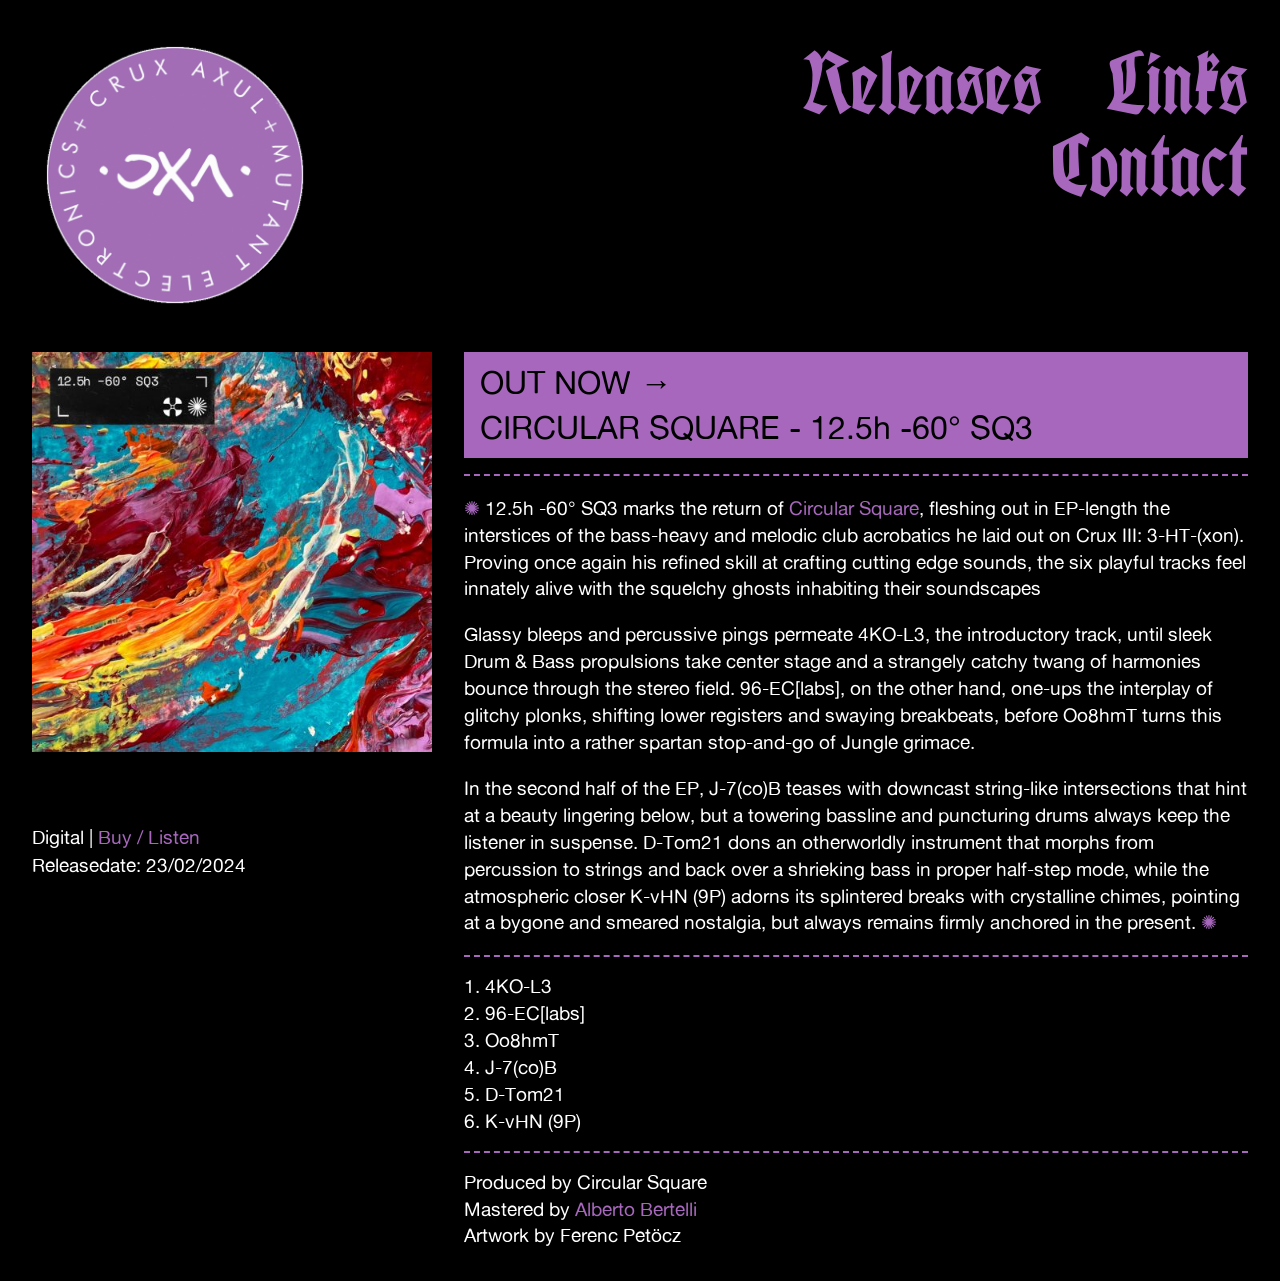
<file: index.html>
<!--

 ______     ______     __  __     __  __        ______     __  __     __  __     __
/\  ___\   /\  == \   /\ \/\ \   /\_\_\_\      /\  __ \   /\_\_\_\   /\ \/\ \   /\ \
\ \ \____  \ \  __<   \ \ \_\ \  \/_/\_\/_     \ \  __ \  \/_/\_\/_  \ \ \_\ \  \ \ \____
 \ \_____\  \ \_\ \_\  \ \_____\   /\_\/\_\     \ \_\ \_\   /\_\/\_\  \ \_____\  \ \_____\
  \/_____/   \/_/ /_/   \/_____/   \/_/\/_/      \/_/\/_/   \/_/\/_/   \/_____/   \/_____/

-->
<!-- V2 -->
<!DOCTYPE html>
<html lang="en">
  <head>
    <meta charset="utf-8" />
    <meta name="viewport" content="width=device-width, initial-scale=1" />
    <meta name="description" content="Mutant Electronics - Est. 2017." />
    <meta http-equiv="X-UA-Compatible" content="IE=edge,chrome=1" />
    <title>Crux Axul</title>
    <link rel="stylesheet" type="text/css" href="styles.css" />
    <link rel="shortcut icon" href="./img/favicon/favicon.ico" />
    <link
      rel="apple-touch-icon"
      sizes="57x57"
      href="./img/favicon/apple-icon-57x57.png"
    />
    <link
      rel="apple-touch-icon"
      sizes="60x60"
      href="./img/favicon/apple-icon-60x60.png"
    />
    <link
      rel="apple-touch-icon"
      sizes="72x72"
      href="./img/favicon/apple-icon-72x72.png"
    />
    <link
      rel="apple-touch-icon"
      sizes="76x76"
      href="./img/favicon/apple-icon-76x76.png"
    />
    <link
      rel="apple-touch-icon"
      sizes="114x114"
      href="./img/favicon/apple-icon-114x114.png"
    />
    <link
      rel="apple-touch-icon"
      sizes="120x120"
      href="./img/favicon/apple-icon-120x120.png"
    />
    <link
      rel="apple-touch-icon"
      sizes="144x144"
      href="./img/favicon/apple-icon-144x144.png"
    />
    <link
      rel="apple-touch-icon"
      sizes="152x152"
      href="./img/favicon/apple-icon-152x152.png"
    />
    <link
      rel="apple-touch-icon"
      sizes="180x180"
      href="./img/favicon/apple-icon-180x180.png"
    />
    <link
      rel="icon"
      type="image/png"
      sizes="192x192"
      href="./img/favicon/android-icon-192x192.png"
    />
    <link
      rel="icon"
      type="image/png"
      sizes="32x32"
      href="./img/favicon/favicon-32x32.png"
    />
    <link
      rel="icon"
      type="image/png"
      sizes="96x96"
      href="./img/favicon/favicon-96x96.png"
    />
    <link
      rel="icon"
      type="image/png"
      sizes="16x16"
      href="./img/favicon/favicon-16x16.png"
    />
    <link rel="manifest" href="./img/favicon/manifest.json" />
    <meta name="msapplication-TileColor" content="#dfb443" />
    <meta
      name="msapplication-TileImage"
      content="./img/favicon/ms-icon-144x144.png"
    />
    <meta name="theme-color" content="#ffffff" />
  </head>

  <body>
    <header id="header_content">
      <a href="/" id="header_logo">
        <img src="./img/CXASticker2023trans.png" alt="Crux Axul Circle Logo" class="cxa-circle-logo" />
      </a>
      <nav id="header_menu">
        <ul>
          <li>
            <a
              href="javascript:void(0)"
              rel="noreferrer noopener"
              target="_self"
              id="releases"
              >Releases</a
            >
          </li>
          <li>
            <a
              href="javascript:void(0)"
              rel="noreferrer noopener"
              target="_self"
              id="links"
              >Links</a
            >
          </li>
          <li>
            <a
              href="mailto:cruxaxulrec@gmail.com"
              rel="noreferrer noopener"
              target="_self"
              >Contact</a
            >
          </li>
        </ul>
      </nav>
    </header>
    <div id="content">
      <div id="content_home">
        <div id="content_home_left">
          <div id="content_home_left_cover">
            <a
              href="https://cruxaxul.bandcamp.com/album/125h-60-sq3"
              rel="noreferrer noopener"
              target="_blank"
            >
              <img
                src="./img/CXA010_thumb.jpg"
                alt=" Circular Square - 12​.​5h -60° SQ3"
                class="content_home_img"
              />
            </a>
          </div>
          <div>
            <iframe style="border: 0; width: 100%; height: 42px;" src="https://bandcamp.com/EmbeddedPlayer/album=3471839829/size=small/bgcol=333333/linkcol=9a64ff/transparent=true/" seamless><a href="https://cruxaxul.bandcamp.com/album/125h-60-sq3">12.5h -60° SQ3 by Circular Square</a></iframe>
          </div>
          <div id="content_home_left_credits">
            Digital |
            <a
              href="https://cruxaxul.bandcamp.com/album/125h-60-sq3"
              rel="noreferrer noopener"
              target="_blank"
              >Buy / Listen</a
            ><br />
            <div class="release-date">Releasedate: 23/02/2024</div>
          </div>
        </div>
        <div id="content_home_right">
          <a
            href="https://cruxaxul.bandcamp.com/album/125h-60-sq3"
            rel="noreferrer noopener"
            target="_blank"
          >
            <div class="content_home_right_section out-now">
              OUT NOW → <br>CIRCULAR SQUARE - 12​.​5h -60° SQ3
            </div></a
          >
          <hr class="hrr" />
          <div class="content_home_right_section">
            <p>
              <p>
              <span class="stars">✺</span>
              12​.​5h -60° SQ3 marks the return of <a href="https://linktr.ee/circular_square" rel="noreferrer noopener" target="_blank">Circular Square</a>, fleshing out in EP-length the interstices of the bass-heavy and melodic club acrobatics he laid out on Crux III: 3​-​HT​-​(​xon). Proving once again his refined skill at crafting cutting edge sounds, the six playful tracks feel innately alive with the squelchy ghosts inhabiting their soundscapes</p>
              <p>Glassy bleeps and percussive pings permeate 4KO-L3, the introductory track, until sleek Drum & Bass propulsions take center stage and a strangely catchy twang of harmonies bounce through the stereo field. 96-EC[labs], on the other hand, one-ups the interplay of glitchy plonks, shifting lower registers and swaying breakbeats, before Oo8hmT turns this formula into a rather spartan stop-and-go of Jungle grimace. </p>
              <p>In the second half of the EP, J-7(co)B teases with downcast string-like intersections that hint at a beauty lingering below, but a towering bassline and puncturing drums always keep the listener in suspense. D-Tom21 dons an otherworldly instrument that morphs from percussion to strings and back over a shrieking bass in proper half-step mode, while the atmospheric closer K-vHN (9P) adorns its splintered breaks with crystalline chimes, pointing at a bygone and smeared nostalgia, but always remains firmly anchored in the present.
              <span class="stars">✺</span></p>
            </p>
          </div>
          <hr class="hrr" />
          <div class="content_home_right_section">
            1. 4KO-L3<br>
            2. 96-EC[labs]<br>
            3. Oo8hmT<br>
            4. J-7(co)B<br>
            5. D-Tom21<br>
            6. K-vHN (9P)<br>
          </div>
          <hr class="hrr" />
          <div class="content_home_right_section">
            Produced by Circular Square<br />
            Mastered by
            <a
              href="https://www.holysimilaun.com/"
              target="_blank"
              rel="noreferrer noopener"
              >Alberto Bertelli</a
            ><br />
            Artwork by Ferenc Petöcz
          </div>
        </div>
      </div>
      <div id="content_releases">
        <div class="content_releases_card">
          <a
            href="https://cruxaxul.bandcamp.com/album/fever-bells"
            rel="noreferrer noopener"
            target="_blank"
            ><img src="./img/CXA001_thumb.jpg" /><div>Lymbs -
            Fever Bells</div><div class="content_releases_card_cat">→ CXA001</div></a
          >
        </div>
        <div class="content_releases_card">
          <a
            href="https://cruxaxul.bandcamp.com/album/new-anxieties"
            rel="noreferrer noopener"
            target="_blank"
            ><img src="./img/CXA002_thumb.jpg" /><div>VA - New
            Anxieties</div><div class="content_releases_card_cat">→ CXA002</div></a
          >
        </div>
        <div class="content_releases_card">
          <a
            href="https://cruxaxul.bandcamp.com/album/among-nights-feral-laws"
            rel="noreferrer noopener"
            target="_blank"
            ><img src="./img/CXA003_thumb.jpg" /><div>Sankt &
            Lymbs - Among Nights / Feral Laws</div><div class="content_releases_card_cat">→ CXA003</div></a
          >
        </div>
        <div class="content_releases_card">
          <a
            href="https://cruxaxul.bandcamp.com/album/teal-tear"
            rel="noreferrer noopener"
            target="_blank"
            ><img src="./img/CXA004_thumb.jpeg" /><div>Opalglas -
            Teal / Tear</div><div class="content_releases_card_cat">→ CXA004</div></a
          >
        </div>
        <div class="content_releases_card">
          <a
            href="https://cruxaxul.bandcamp.com/album/inganical"
            rel="noreferrer noopener"
            target="_blank"
            ><img src="./img/CXA005_thumb.jpeg" /><div>Sankt -
            Inganical</div><div class="content_releases_card_cat">→ CXA005</div></a
          >
        </div>
        <div class="content_releases_card">
          <a
            href="https://cruxaxul.bandcamp.com/album/crux-i-terminal-beaches"
            rel="noreferrer noopener"
            target="_blank"
            ><img src="./img/CXA006_thumb.jpg" /><div>Lymbs - Crux I: Terminal Beaches</div><div class="content_releases_card_cat">→ CXA006</div></a
          >
        </div>
        <div class="content_releases_card">
          <a
            href="https://cruxaxul.bandcamp.com/album/crux-ii-angles-morts"
            rel="noreferrer noopener"
            target="_blank"
            ><img src="./img/CXA007_thumb.jpg" /><div>Sankt - Crux II: Angles Morts</div><div class="content_releases_card_cat">→ CXA007</div></a
          >
        </div>
        <div class="content_releases_card">
          <a
            href="https://cruxaxul.bandcamp.com/album/crux-iii-3-ht-xons"
            rel="noreferrer noopener"
            target="_blank"
            ><img src="./img/CXA008_thumb.jpg" /><div>Circular Square - Crux III: 3​-​HT​-​(​xon) </div><div class="content_releases_card_cat">→ CXA008</div></a
          >
        </div>
        <div class="content_releases_card">
          <a
            href="https://cruxaxul.bandcamp.com/album/crux-iv-odd-arches"
            rel="noreferrer noopener"
            target="_blank"
            ><img src="./img/CXA009_thumb.jpg" /><div>Fels - Crux IV: Odd Arches</div><div class="content_releases_card_cat">→ CXA009</div></a
          >
        </div>
        <div class="content_releases_card">
          <a
            href="https://cruxaxul.bandcamp.com/album/125h-60-sq3"
            rel="noreferrer noopener"
            target="_blank"
            ><img src="./img/CXA010_thumb.jpg" /><div>Circular Square - 12​.​5h -60° SQ3</div><div class="content_releases_card_cat">→ CXA010</div></a
          >
        </div>
      </div>
      <div id="content_links">
        <div id="interview">
          <a
            href="http://www.fluxwebzine.it/en/interview-with-sankt-and-lymbs/"
            rel="noreferrer noopener"
            target="_blank"
            >Label Interview</a
          >
        </div>
        <hr class="hrr_releases" />
        <div id="links">
            <div class="links_link">
          <a
            href="https://cruxaxul.bandcamp.com/"
            rel="noreferrer noopener"
            target="_blank"
            >Buy Tapes & Digital &nbsp;</a
          ></div>
          <div class="links_link">
          <a
            href="https://www.facebook.com/CruxAxulRec"
            rel="noreferrer noopener"
            target="_blank"
            >Facebook &nbsp;</a
          ></div><div class="links_link">
          <a
            href="https://soundcloud.com/cruxaxul"
            rel="noreferrer noopener"
            target="_blank"
            >Soundcloud &nbsp;</a
          ></div><div class="links_link">
          <a
            href="https://www.instagram.com/crux.axul/"
            rel="noreferrer noopener"
            target="_blank"
            >Instagram &nbsp;</a
          ></div><div class="links_link">
          <a
            href="https://www.mixcloud.com/cruxaxul/"
            rel="noreferrer noopener"
            target="_blank"
            >Mixes & Radio Shows &nbsp;</a
          ></div><div class="links_link">
          <a
            href="https://www.youtube.com/channel/UCcKD1XMRMXVhO5wL29qiE4A"
            rel="noreferrer noopener"
            target="_blank"
            >Youtube &nbsp;</a
          >
        </div>
      </div>
    </div>
    <script src="script.js" charset="utf-8"></script>
  </body>
</html>
</file>
<file: styles.css>
:root {
  --main-color: #a767bd;
  --sec-color: #ffffff;
}

* {
  box-sizing: border-box;
  -webkit-font-smoothing: antialiased;
  -moz-osx-font-smoothing: grayscale;
}

@font-face {
  font-family: "UnifrakturCook-Bold-Terrible";
  src: url("./fonts/UnifrakturCook-Bold-Terrible.otf") format("opentype");
}

@font-face {
  font-family: "Futur2";
  src: url("./fonts/futur2.otf") format("opentype");
}

@font-face {
  font-family: "AlteHaasGroteskBold";
  src: url("./fonts/AlteHaasGroteskBold.ttf") format("opentype");
}

@font-face {
  font-family: "AlteHaasGroteskRegular";
  src: url("./fonts/AlteHaasGroteskRegular.ttf") format("truetype");
}

body {
  /* background-image: url("./img/cxa005-grain.jpg");
  background-size: cover;
  background-repeat: no-repeat;
  background-attachment: fixed; */
  background-color: black;
  color: var(--sec-color);
  font-size: 10px;
  margin: 0;
}

nav {
  font-family: "UnifrakturCook-Bold-Terrible", Helvetica, Arial, serif;
  font-size: calc(1rem + 2vmin);
  margin-top: 2.5rem;
}
nav > ul {
  list-style: none;
}

#header_content {
  display: flex;
  justify-content: space-between;
}
#header_logo {
  height: auto;
  width: 30.7rem;
  display: block;
  position: relative;
  padding: 2.5rem;
}

#header_menu ul {
  display: flex;
  flex-direction: row;
  flex-wrap: wrap;
  justify-content: flex-end;
  position: relative;
}
#header_menu ul li a,
#header_menu ul li a:link,
#header_menu ul li a:visited,
#header_menu ul li a:active {
  display: inline-block;
  outline: none;
  position: relative;
  width: auto;
  margin-bottom: 2rem;
}
#header_menu ul li a::before,
#header_menu ul li a:link::before,
#header_menu ul li a:visited::before,
#header_menu ul li a:active::before {
  background-color: var(--sec-color);
  bottom: 75%;
  content: "";
  display: block;
  height: 0.4rem;
  left: 50%;
  opacity: 0;
  position: absolute;
  -webkit-transform: translateX(-50%);
  -ms-transform: translateX(-50%);
  transform: translateX(-50%);
  -webkit-transition: opacity 0.3s ease, width 0.3s ease;
  -moz-transition: opacity 0.3s ease, width 0.3s ease;
  -o-transition: opacity 0.3s ease, width 0.3s ease;
  transition: opacity 0.3s ease, width 0.3s ease;
  width: 0;
}
#header_menu ul li {
  display: block;
  margin: 0.5rem 2rem;
  text-align: center;
}

a {
  color: var(--main-color);
  -o-transition: color 0.3s ease-out, background 1s ease-in;
  -ms-transition: color 0.3s ease-out, background 1s ease-in;
  -moz-transition: color 0.3s ease-out, background 1s ease-in;
  -webkit-transition: color 0.3s ease-out, background 1s ease-in;
  text-decoration: none;
  transition: color 0.3s ease-out, background 1s ease-in;
}

a:link,
a:visited,
a:active,
a:hover,
a:active,
a:focus {
  text-decoration: none;
}

a:hover {
  color: var(--sec-color);
  font-style: italic;
}

.iframe {
  margin: auto;
}

.cxa-circle-logo {
  height: 30vmin;
}


#content {
  color: var(--sec-color);
  display: flex;
  font-family: "AlteHaasGroteskRegular", Helvetica, Arial, sans-serif;
  font-size: 1.2rem;
  flex-direction: row;
  justify-content: center;
  margin: 0 2rem 2rem 25rem;
  line-height: 1.4;
}

#links {
  display: flex;
  flex-direction: row;
  flex-wrap: wrap;
  margin-bottom: 2.5rem;
}

#links .links_link {
  width: 100%;
}

#cxa-logo {
  margin-bottom: 2rem;
  display: flex;
  justify-content: center;
}

#cxa-logo > img {
  width: 25rem;
  filter: invert(77%) sepia(10%) saturate(2304%) hue-rotate(3deg)
    brightness(93%) contrast(93%);
}

#content_home {
  display: flex;
}
#content_home .out-now {
  color: black;
  font-size: 2rem;
  background-color: var(--main-color);
  padding: 0.5rem 1rem;
  -o-transition: color 0.3s ease-out, background 0.3s ease-in;
  -ms-transition: color 0.3s ease-out, background 0.3s ease-in;
  -moz-transition: color 0.3s ease-out, background 0.3s ease-in;
  -webkit-transition: color 0.3s ease-out, background 0.3s ease-in;
  transition: color 0.3s ease-out, background 0.3s ease-in;
}
#content_home .out-now:hover {
  background-color: var(--sec-color);
  color: black;
}
#content_home .content_home_img {
  max-width: 25rem;
  margin-bottom: 1rem;
}
#content_home_left_credits .release-date {
  margin: 0.1rem 0 0 0;
}
#content_home_right {
  padding: 0 0 0 2rem;
}
#content_home_right hr.hrr {
  border: none;
  border-top: 0.15rem dashed var(--main-color);
  margin: 1rem 0;
}

#content_releases {
  display: none;
  grid-gap: 1rem;
  grid-template-columns: repeat(auto-fill, minmax(15rem, 1fr));
  width: 100%;
}

#content_releases .content_releases_card {
  background-color: var(--main-color);
}

#content_releases .content_releases_card:hover {
  background-color: var(--sec-color);
  color: black;
}

#content_releases .content_releases_card:hover div {
  color: black;
}

#content_releases .content_releases_card div {
  line-height: 1.2;
  color: black;
  padding-left: 1rem;
}

#content_releases .content_releases_card div:nth-child(3) {
  margin-top: 0.3rem;
  margin-bottom: 1rem;
}

#content_releases .content_releases_card img {
  max-width: 100%;
  margin-bottom: 0.5rem;
}

#content_releases .content_releases_card_cat {
  font-size: 1rem !important;
  color: black !important;
}

#content_links {
  display: none;
  font-size: 1.6rem;
  margin-top: 2rem;
}

#content_links hr.hrr_releases {
  border: none;
  border-top: 0.15rem dashed var(--sec-color);
  margin: 1rem 0;
}

.stars {
  color: var(--main-color);
}

/* ANIMATION LOGO */

@media (prefers-reduced-motion: no-preference) {
  .cxa-circle-logo {
    animation: logo-spin infinite 20s linear;
    animation-play-state: running;
  }
  #header_logo .cxa-circle-logo:hover {
    animation-play-state: paused;
  }
}
@keyframes logo-spin {
  from {
    transform: rotate(0deg);
  }
  to {
    transform: rotate(360deg);
  }
}

/* MEDIA QUERIES */

@media (hover: hover) {
  #header_menu ul li:hover a::before {
    opacity: 1;
    width: 100%;
  }
}

@media all and (max-width: 1300px) {
  #content {
    margin: 0 2rem 2rem 2rem;
  }
}

@media all and (max-width: 935px) {
  #releasetext {
    font-size: 1.6rem;
    display: flex;
    justify-content: center;
  }
  nav {
    font-size: calc(1rem + 1vmin);
  }
  #content_home {
    flex-direction: column;
  }
  #content_home_right {
    margin-top: 2rem;
    padding: 0;
  }
}

@media all and (max-width: 767px) {
  body {
    height: 100%;
  }

  #cxa-logo > img {
    width: 10rem;
  }

  .iframe {
    max-width: 100%;
    width: 100%;
    text-align: center;
  }
}

@media all and (max-width: 500px) {
  /* #header_content {
    margin: -1rem -0.6rem -1rem -1rem;
  } */

  #header_logo {
    max-width: 10rem;
  }

  #header_menu ul li {
    margin: 0 1.8rem;
  }

  nav {
    font-size: calc(0.7rem + 1vmin);
  }

  #content {
    font-size: 1rem;
  }

  #content_home .content_home_img {
    max-width: calc(100vw - 4rem);
  }

  #content_home .out-now {
    font-size: 1.4rem;
  }
}

/* @media all and (max-width: 320px) {
  .iframe {
    max-width: 100%;
    width: 300px;
    padding: 0;
    text-align: center;
  }
} */
</file>
